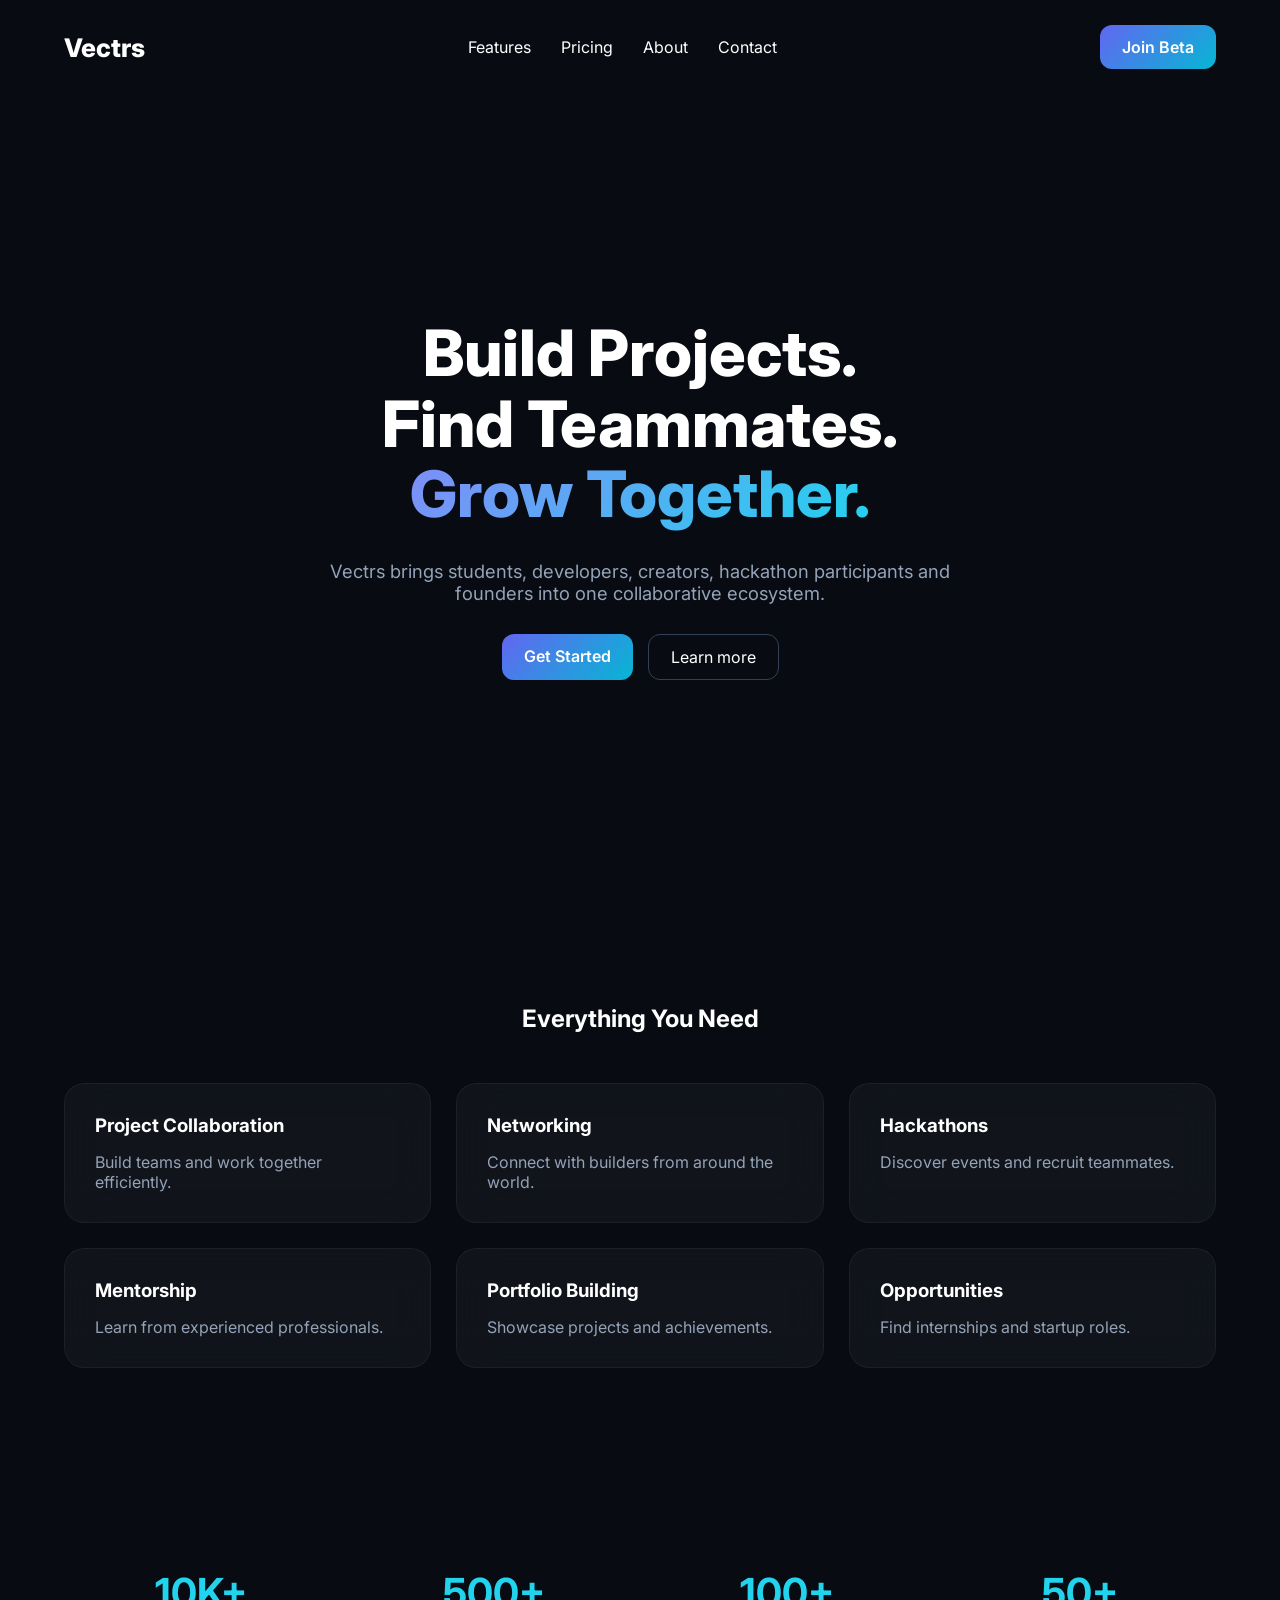
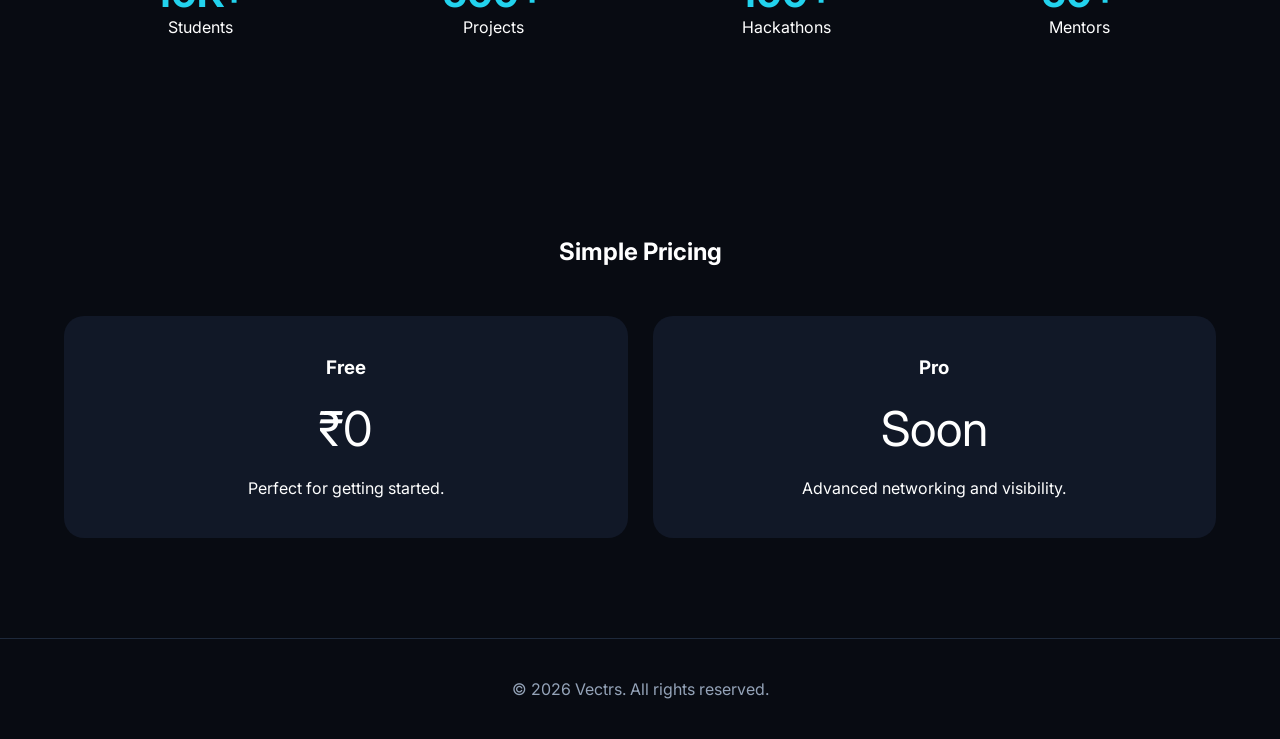
<file: index.html>
<!DOCTYPE html>
<html lang="en">
<head>
<meta charset="UTF-8">
<meta name="viewport" content="width=device-width, initial-scale=1.0">

<title>Vectrs | Build Together</title>

<link rel="preconnect" href="https://fonts.googleapis.com">
<link href="https://fonts.googleapis.com/css2?family=Inter:wght@300;400;500;600;700;800&display=swap" rel="stylesheet">

<style>

:root{
    --bg:#080b12;
    --card:#111827;
    --accent:#6366f1;
    --accent2:#06b6d4;
    --text:#ffffff;
    --muted:#94a3b8;
}

*{
    margin:0;
    padding:0;
    box-sizing:border-box;
    font-family:'Inter',sans-serif;
}

body{
    background:var(--bg);
    color:var(--text);
}

.container{
    width:90%;
    max-width:1200px;
    margin:auto;
}

nav{
    padding:25px 0;
    display:flex;
    justify-content:space-between;
    align-items:center;
}

.logo{
    font-size:1.6rem;
    font-weight:800;
}

.nav-links{
    display:flex;
    gap:30px;
}

.nav-links a{
    color:white;
    text-decoration:none;
}

.btn{
    background:linear-gradient(
    135deg,
    var(--accent),
    var(--accent2)
    );

    color:white;
    padding:12px 22px;
    border-radius:12px;
    text-decoration:none;
    font-weight:600;
}

.hero{
    min-height:90vh;
    display:flex;
    align-items:center;
    justify-content:center;
    text-align:center;
}

.hero h1{
    font-size:4rem;
    font-weight:800;
    line-height:1.1;
}

.hero span{
    background:linear-gradient(
        135deg,
        #818cf8,
        #22d3ee
    );

    -webkit-background-clip:text;
    color:transparent;
}

.hero p{
    max-width:700px;
    margin:30px auto;
    color:var(--muted);
    font-size:1.15rem;
}

.hero-buttons{
    display:flex;
    justify-content:center;
    gap:15px;
}

.btn-secondary{
    border:1px solid #334155;
    color:white;
    text-decoration:none;
    padding:12px 22px;
    border-radius:12px;
}

.features{
    padding:100px 0;
}

.section-title{
    text-align:center;
    margin-bottom:50px;
}

.grid{
    display:grid;
    grid-template-columns:repeat(auto-fit,minmax(280px,1fr));
    gap:25px;
}

.card{
    background:rgba(255,255,255,.04);

    backdrop-filter:blur(20px);

    border:1px solid rgba(255,255,255,.05);

    padding:30px;
    border-radius:20px;

    transition:.3s;
}

.card:hover{
    transform:translateY(-6px);
}

.card h3{
    margin-bottom:15px;
}

.card p{
    color:var(--muted);
}

.stats{
    padding:100px 0;
}

.stats-grid{
    display:grid;
    grid-template-columns:repeat(4,1fr);
    gap:20px;
}

.stat{
    text-align:center;
}

.stat h2{
    font-size:2.5rem;
    color:#22d3ee;
}

.pricing{
    padding:100px 0;
}

.price-card{
    background:#111827;
    padding:40px;
    border-radius:20px;
    text-align:center;
}

.price{
    font-size:3rem;
    margin:20px 0;
}

footer{
    border-top:1px solid #1e293b;
    padding:40px 0;
    text-align:center;
    color:var(--muted);
}

@media(max-width:768px){

.hero h1{
    font-size:2.7rem;
}

.nav-links{
    display:none;
}

.stats-grid{
    grid-template-columns:1fr 1fr;
}

}

</style>
</head>

<body>

<div class="container">

<nav>

<div class="logo">Vectrs</div>

<div class="nav-links">
<a href="#">Features</a>
<a href="#">Pricing</a>
<a href="#">About</a>
<a href="#">Contact</a>
</div>

<a href="#" class="btn">Join Beta</a>

</nav>

<section class="hero">

<div>

<h1>
Build Projects.<br>
Find Teammates.<br>
<span>Grow Together.</span>
</h1>

<p>
Vectrs brings students, developers, creators,
hackathon participants and founders into one
collaborative ecosystem.
</p>

<div class="hero-buttons">
<a href="/signup.html" class="btn">Get Started</a>
<a href="/about.html" class="btn-secondary">Learn more</a>
</div>

</div>

</section>

</div>

<section class="features">

<div class="container">

<div class="section-title">
<h2>Everything You Need</h2>
</div>

<div class="grid">

<div class="card">
<h3>Project Collaboration</h3>
<p>Build teams and work together efficiently.</p>
</div>

<div class="card">
<h3>Networking</h3>
<p>Connect with builders from around the world.</p>
</div>

<div class="card">
<h3>Hackathons</h3>
<p>Discover events and recruit teammates.</p>
</div>

<div class="card">
<h3>Mentorship</h3>
<p>Learn from experienced professionals.</p>
</div>

<div class="card">
<h3>Portfolio Building</h3>
<p>Showcase projects and achievements.</p>
</div>

<div class="card">
<h3>Opportunities</h3>
<p>Find internships and startup roles.</p>
</div>

</div>

</div>

</section>

<section class="stats">

<div class="container">

<div class="stats-grid">

<div class="stat">
<h2>10K+</h2>
<p>Students</p>
</div>

<div class="stat">
<h2>500+</h2>
<p>Projects</p>
</div>

<div class="stat">
<h2>100+</h2>
<p>Hackathons</p>
</div>

<div class="stat">
<h2>50+</h2>
<p>Mentors</p>
</div>

</div>

</div>

</section>

<section class="pricing">

<div class="container">

<div class="section-title">
<h2>Simple Pricing</h2>
</div>

<div class="grid">

<div class="price-card">
<h3>Free</h3>
<div class="price">₹0</div>
<p>Perfect for getting started.</p>
</div>

<div class="price-card">
<h3>Pro</h3>
<div class="price">Soon</div>
<p>Advanced networking and visibility.</p>
</div>

</div>

</div>

</section>

<footer>
© 2026 Vectrs. All rights reserved.
</footer>

</body>
</html>
</file>
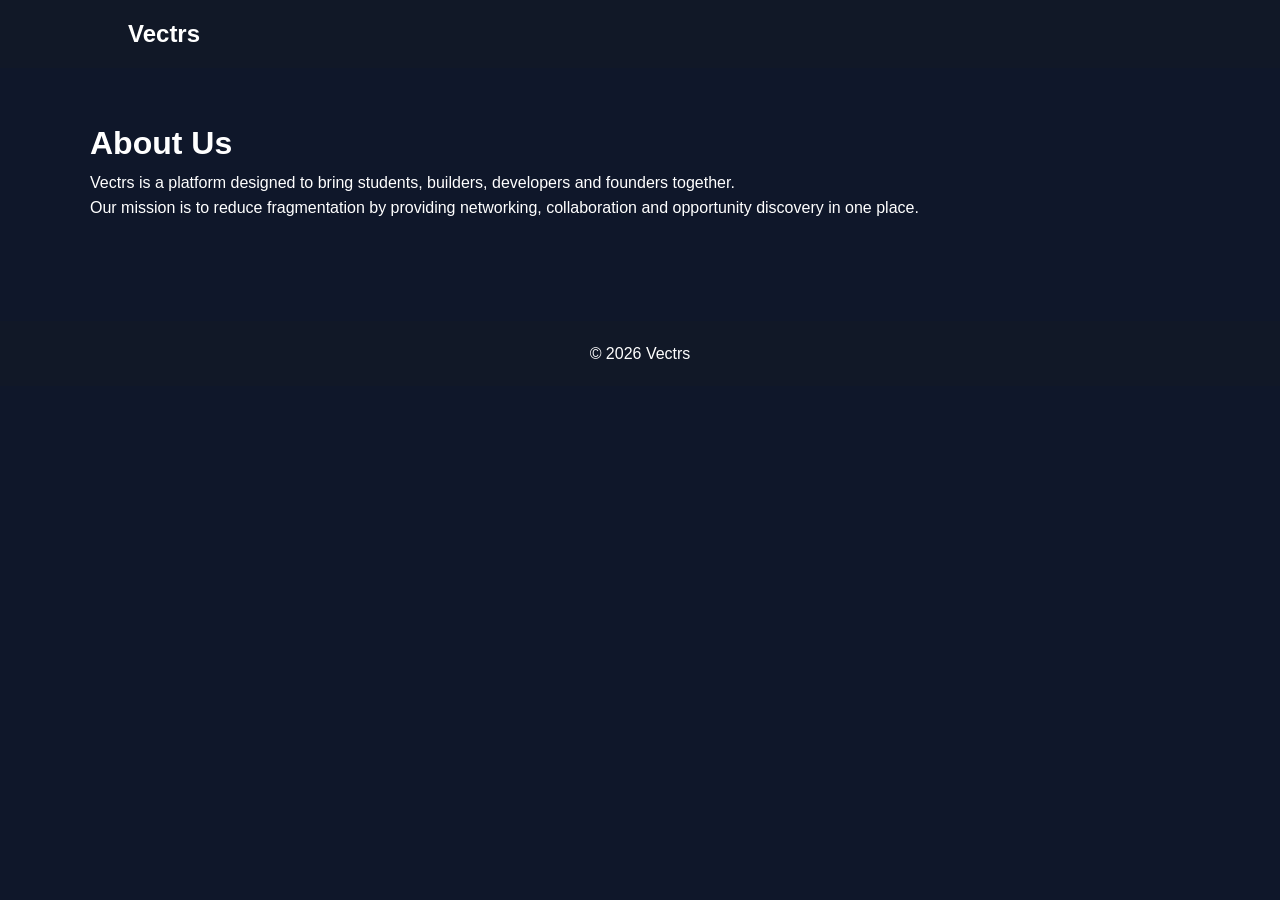
<file: about.html>
<!DOCTYPE html>
<html>
<head>
    <title>About Vectrs</title>
    <link rel="stylesheet" href="style.css">
</head>
<body>

<nav>
    <h2>Vectrs</h2>
</nav>

<div class="container">
    <h1>About Us</h1>

    <p>
        Vectrs is a platform designed to bring students,
        builders, developers and founders together.
    </p>

    <p>
        Our mission is to reduce fragmentation by providing
        networking, collaboration and opportunity discovery
        in one place.
    </p>
</div>

<footer>© 2026 Vectrs</footer>

</body>
</html>
</file>
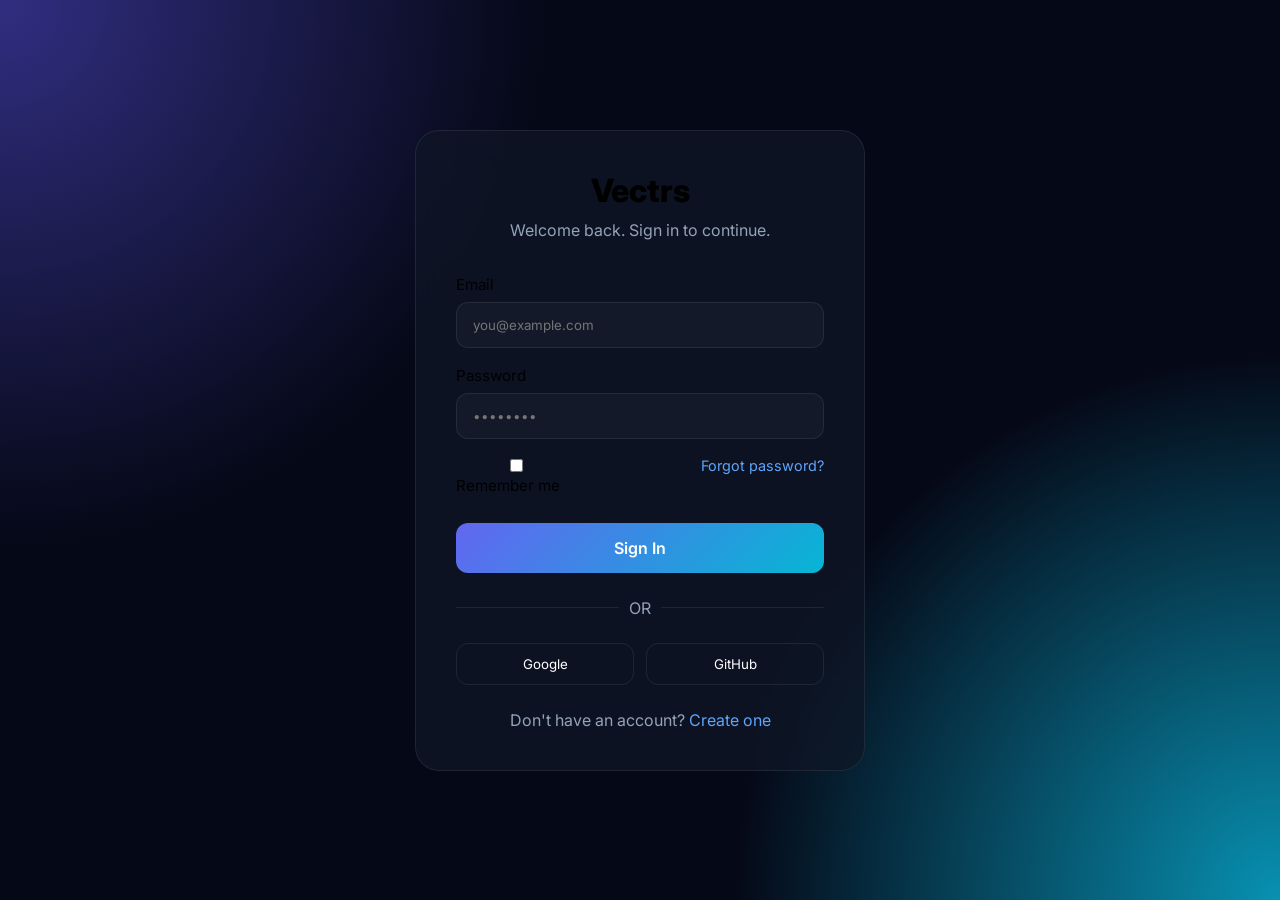
<file: login.html>
<!DOCTYPE html>
<html lang="en">
<head>
<meta charset="UTF-8">
<meta name="viewport" content="width=device-width, initial-scale=1.0">

<title>Login | Vectrs</title>

<link rel="preconnect" href="https://fonts.googleapis.com">
<link href="https://fonts.googleapis.com/css2?family=Inter:wght@300;400;500;600;700;800&display=swap" rel="stylesheet">

<style>

:root{
    --bg:#050816;
    --card:rgba(17,24,39,.7);
    --border:rgba(255,255,255,.08);
    --text:#fff;
    --muted:#94a3b8;
    --primary:#6366f1;
    --secondary:#06b6d4;
}

*{
    margin:0;
    padding:0;
    box-sizing:border-box;
    font-family:'Inter',sans-serif;
}

body{
    min-height:100vh;
    background:
    radial-gradient(circle at top left,#312e81 0%,transparent 35%),
    radial-gradient(circle at bottom right,#0891b2 0%,transparent 35%),
    var(--bg);

    display:flex;
    justify-content:center;
    align-items:center;
    padding:20px;
}

.card{
    width:100%;
    max-width:450px;

    background:var(--card);

    backdrop-filter:blur(20px);

    border:1px solid var(--border);

    border-radius:24px;

    padding:40px;
}

.logo{
    text-align:center;
    font-size:2rem;
    font-weight:800;
    margin-bottom:10px;
}

.subtitle{
    text-align:center;
    color:var(--muted);
    margin-bottom:35px;
}

.form-group{
    margin-bottom:18px;
}

label{
    display:block;
    margin-bottom:8px;
    font-size:.95rem;
}

input{
    width:100%;
    padding:14px 16px;
    border-radius:12px;
    border:1px solid var(--border);
    background:rgba(255,255,255,.03);
    color:white;
    outline:none;
}

input:focus{
    border-color:var(--primary);
}

.options{
    display:flex;
    justify-content:space-between;
    margin-bottom:20px;
    font-size:.9rem;
}

.options a{
    color:#60a5fa;
    text-decoration:none;
}

.btn{
    width:100%;
    border:none;
    cursor:pointer;

    padding:15px;

    border-radius:12px;

    background:linear-gradient(
    135deg,
    var(--primary),
    var(--secondary)
    );

    color:white;
    font-weight:600;
    font-size:1rem;
}

.divider{
    display:flex;
    align-items:center;
    gap:10px;
    margin:25px 0;
    color:var(--muted);
}

.divider::before,
.divider::after{
    content:'';
    flex:1;
    height:1px;
    background:var(--border);
}

.social{
    display:flex;
    gap:12px;
}

.social button{
    flex:1;
    padding:12px;
    border-radius:12px;
    border:1px solid var(--border);
    background:transparent;
    color:white;
    cursor:pointer;
}

.bottom{
    text-align:center;
    margin-top:25px;
    color:var(--muted);
}

.bottom a{
    color:#60a5fa;
    text-decoration:none;
}

</style>
</head>

<body>

<div class="card">

<div class="logo">Vectrs</div>

<p class="subtitle">
Welcome back. Sign in to continue.
</p>

<form>

<div class="form-group">
<label>Email</label>
<input type="email" placeholder="you@example.com">
</div>

<div class="form-group">
<label>Password</label>
<input type="password" placeholder="••••••••">
</div>

<div class="options">
<label>
<input type="checkbox">
 Remember me
</label>

<a href="#">Forgot password?</a>
</div>

<button class="btn">
Sign In
</button>

</form>

<div class="divider">
OR
</div>

<div class="social">
<button>Google</button>
<button>GitHub</button>
</div>

<div class="bottom">
Don't have an account?
<a href="signup.html">Create one</a>
</div>

</div>

</body>
</html>
</file>
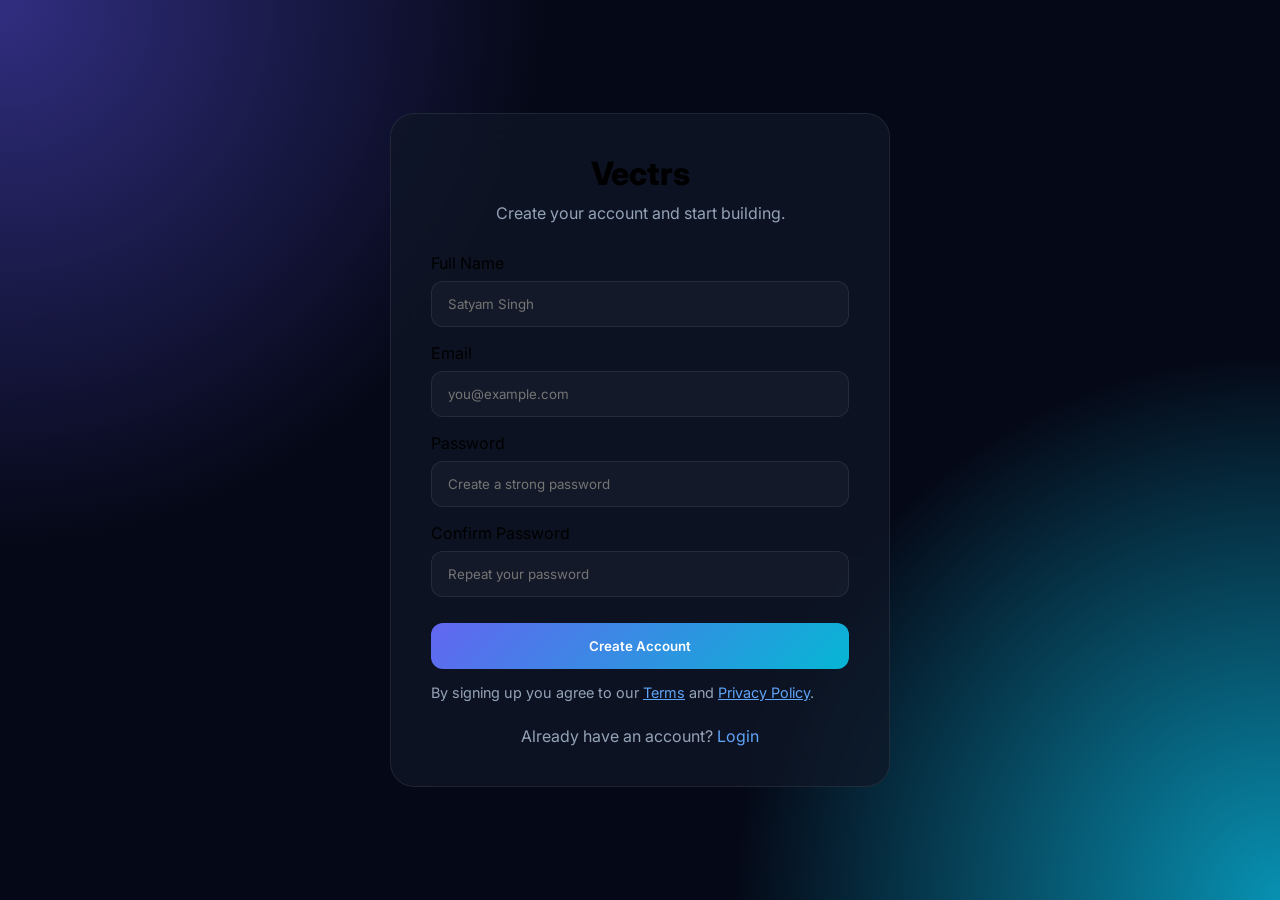
<file: signup.html>
<!DOCTYPE html>
<html lang="en">
<head>
<meta charset="UTF-8">
<meta name="viewport" content="width=device-width, initial-scale=1.0">

<title>Sign Up | Vectrs</title>

<link rel="preconnect" href="https://fonts.googleapis.com">
<link href="https://fonts.googleapis.com/css2?family=Inter:wght@300;400;500;600;700;800&display=swap" rel="stylesheet">

<style>

:root{
    --bg:#050816;
    --card:rgba(17,24,39,.7);
    --border:rgba(255,255,255,.08);
    --text:#fff;
    --muted:#94a3b8;
    --primary:#6366f1;
    --secondary:#06b6d4;
}

*{
    margin:0;
    padding:0;
    box-sizing:border-box;
    font-family:'Inter',sans-serif;
}

body{
    min-height:100vh;

    background:
    radial-gradient(circle at top left,#312e81 0%,transparent 35%),
    radial-gradient(circle at bottom right,#0891b2 0%,transparent 35%),
    var(--bg);

    display:flex;
    justify-content:center;
    align-items:center;
    padding:20px;
}

.card{
    width:100%;
    max-width:500px;

    background:rgba(17,24,39,.7);

    backdrop-filter:blur(20px);

    border:1px solid var(--border);

    border-radius:24px;

    padding:40px;
}

.logo{
    text-align:center;
    font-size:2rem;
    font-weight:800;
}

.subtitle{
    text-align:center;
    color:var(--muted);
    margin:10px 0 30px;
}

.form-group{
    margin-bottom:16px;
}

label{
    display:block;
    margin-bottom:8px;
}

input{
    width:100%;
    padding:14px 16px;

    border-radius:12px;

    border:1px solid var(--border);

    background:rgba(255,255,255,.03);

    color:white;
    outline:none;
}

input:focus{
    border-color:var(--primary);
}

.btn{
    width:100%;
    margin-top:10px;

    padding:15px;

    border:none;

    border-radius:12px;

    background:linear-gradient(
    135deg,
    var(--primary),
    var(--secondary)
    );

    color:white;
    font-weight:600;
    cursor:pointer;
}

.terms{
    color:var(--muted);
    font-size:.9rem;
    margin-top:15px;
}

.terms a{
    color:#60a5fa;
}

.bottom{
    text-align:center;
    margin-top:25px;
    color:var(--muted);
}

.bottom a{
    color:#60a5fa;
    text-decoration:none;
}

</style>
</head>

<body>

<div class="card">

<div class="logo">Vectrs</div>

<p class="subtitle">
Create your account and start building.
</p>

<form>

<div class="form-group">
<label>Full Name</label>
<input type="text" placeholder="Satyam Singh">
</div>

<div class="form-group">
<label>Email</label>
<input type="email" placeholder="you@example.com">
</div>

<div class="form-group">
<label>Password</label>
<input type="password" placeholder="Create a strong password">
</div>

<div class="form-group">
<label>Confirm Password</label>
<input type="password" placeholder="Repeat your password">
</div>

<button class="btn">
Create Account
</button>

<p class="terms">
By signing up you agree to our
<a href="#">Terms</a> and
<a href="#">Privacy Policy</a>.
</p>

</form>

<div class="bottom">
Already have an account?
<a href="login.html">Login</a>
</div>

</div>

</body>
</html>
</file>
<file: style.css>
*{
    margin:0;
    padding:0;
    box-sizing:border-box;
    font-family:Arial,sans-serif;
}

body{
    background:#0f172a;
    color:white;
    line-height:1.6;
}

nav{
    background:#111827;
    padding:15px 10%;
    display:flex;
    justify-content:space-between;
    align-items:center;
}

nav a{
    color:white;
    text-decoration:none;
    margin-left:20px;
}

.hero{
    text-align:center;
    padding:100px 20px;
}

.hero h1{
    font-size:3rem;
    margin-bottom:20px;
}

.hero p{
    max-width:700px;
    margin:auto;
}

.btn{
    display:inline-block;
    margin-top:25px;
    padding:12px 25px;
    background:#2563eb;
    color:white;
    text-decoration:none;
    border-radius:8px;
}

.container{
    width:90%;
    max-width:1100px;
    margin:auto;
    padding:50px 0;
}

.card{
    background:#1e293b;
    padding:25px;
    border-radius:12px;
    margin:20px 0;
}

footer{
    background:#111827;
    text-align:center;
    padding:20px;
    margin-top:50px;
}

input,textarea{
    width:100%;
    padding:12px;
    margin:10px 0;
    border:none;
    border-radius:8px;
}

button{
    background:#2563eb;
    color:white;
    border:none;
    padding:12px 25px;
    border-radius:8px;
    cursor:pointer;
}
</file>
